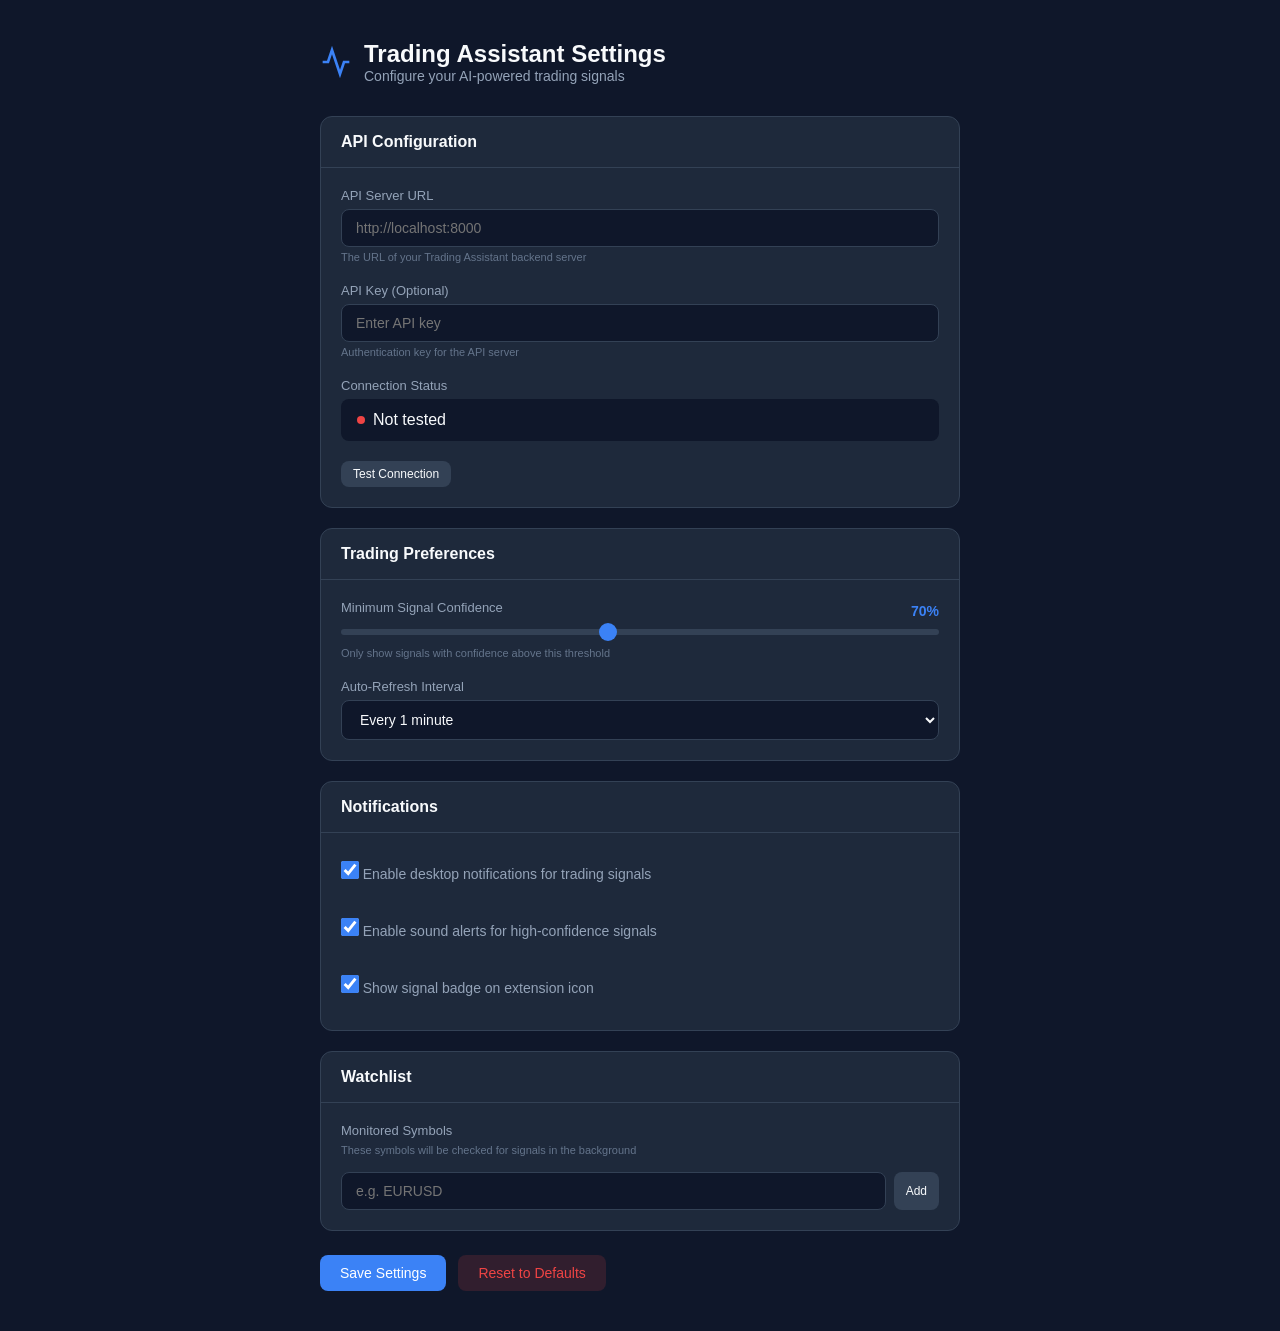
<file: chrome-extension/options.html>
<!DOCTYPE html>
<html lang="en">
<head>
  <meta charset="UTF-8">
  <meta name="viewport" content="width=device-width, initial-scale=1.0">
  <title>Trading Assistant - Settings</title>
  <style>
    :root {
      --primary: #3b82f6;
      --primary-dark: #2563eb;
      --success: #10b981;
      --danger: #ef4444;
      --warning: #f59e0b;
      --bg-primary: #0f172a;
      --bg-secondary: #1e293b;
      --bg-hover: #334155;
      --text-primary: #f8fafc;
      --text-secondary: #94a3b8;
      --text-muted: #64748b;
      --border: #334155;
    }

    * { box-sizing: border-box; margin: 0; padding: 0; }

    body {
      font-family: 'Segoe UI', -apple-system, BlinkMacSystemFont, sans-serif;
      background: var(--bg-primary);
      color: var(--text-primary);
      min-height: 100vh;
      display: flex;
      justify-content: center;
      padding: 40px 20px;
    }

    .settings-container {
      width: 100%;
      max-width: 640px;
    }

    .settings-header {
      display: flex;
      align-items: center;
      gap: 12px;
      margin-bottom: 32px;
    }

    .settings-header svg {
      width: 32px;
      height: 32px;
      color: var(--primary);
    }

    .settings-header h1 {
      font-size: 24px;
      font-weight: 600;
    }

    .settings-header p {
      font-size: 14px;
      color: var(--text-secondary);
    }

    .card {
      background: var(--bg-secondary);
      border: 1px solid var(--border);
      border-radius: 12px;
      margin-bottom: 20px;
      overflow: hidden;
    }

    .card-header {
      padding: 16px 20px;
      border-bottom: 1px solid var(--border);
      font-size: 16px;
      font-weight: 600;
    }

    .card-body {
      padding: 20px;
    }

    .form-group {
      margin-bottom: 20px;
    }

    .form-group:last-child {
      margin-bottom: 0;
    }

    .form-group label {
      display: block;
      font-size: 13px;
      font-weight: 500;
      color: var(--text-secondary);
      margin-bottom: 6px;
    }

    .form-group .hint {
      font-size: 11px;
      color: var(--text-muted);
      margin-top: 4px;
    }

    input[type="text"],
    input[type="password"],
    input[type="url"],
    input[type="number"],
    select {
      width: 100%;
      background: var(--bg-primary);
      border: 1px solid var(--border);
      border-radius: 8px;
      color: var(--text-primary);
      padding: 10px 14px;
      font-size: 14px;
      outline: none;
      transition: border-color 0.15s;
    }

    input:focus, select:focus {
      border-color: var(--primary);
    }

    input[type="range"] {
      width: 100%;
      margin: 8px 0;
      -webkit-appearance: none;
      height: 6px;
      background: var(--bg-hover);
      border-radius: 3px;
      outline: none;
    }

    input[type="range"]::-webkit-slider-thumb {
      -webkit-appearance: none;
      width: 18px;
      height: 18px;
      border-radius: 50%;
      background: var(--primary);
      cursor: pointer;
    }

    .range-display {
      display: flex;
      justify-content: space-between;
      align-items: center;
    }

    .range-value {
      font-size: 14px;
      font-weight: 600;
      color: var(--primary);
    }

    .checkbox-group {
      display: flex;
      align-items: center;
      gap: 10px;
      cursor: pointer;
      padding: 8px 0;
    }

    .checkbox-group input[type="checkbox"] {
      width: 18px;
      height: 18px;
      accent-color: var(--primary);
      cursor: pointer;
    }

    .checkbox-group span {
      font-size: 14px;
    }

    .watchlist-container {
      display: flex;
      flex-wrap: wrap;
      gap: 8px;
      margin-top: 8px;
    }

    .watchlist-tag {
      display: flex;
      align-items: center;
      gap: 6px;
      background: var(--bg-primary);
      border: 1px solid var(--border);
      border-radius: 6px;
      padding: 6px 10px;
      font-size: 12px;
      font-weight: 500;
    }

    .watchlist-tag .remove-btn {
      background: none;
      border: none;
      color: var(--text-muted);
      cursor: pointer;
      font-size: 14px;
      padding: 0;
      line-height: 1;
    }

    .watchlist-tag .remove-btn:hover {
      color: var(--danger);
    }

    .add-symbol-row {
      display: flex;
      gap: 8px;
      margin-top: 8px;
    }

    .add-symbol-row input {
      flex: 1;
    }

    .btn {
      display: inline-flex;
      align-items: center;
      gap: 8px;
      padding: 10px 20px;
      border-radius: 8px;
      font-size: 14px;
      font-weight: 500;
      cursor: pointer;
      border: none;
      transition: all 0.15s;
    }

    .btn-primary {
      background: var(--primary);
      color: white;
    }

    .btn-primary:hover {
      background: var(--primary-dark);
    }

    .btn-secondary {
      background: var(--bg-hover);
      color: var(--text-primary);
    }

    .btn-secondary:hover {
      background: var(--border);
    }

    .btn-danger {
      background: rgba(239, 68, 68, 0.15);
      color: var(--danger);
    }

    .btn-danger:hover {
      background: rgba(239, 68, 68, 0.25);
    }

    .btn-sm {
      padding: 6px 12px;
      font-size: 12px;
    }

    .actions-row {
      display: flex;
      gap: 12px;
      margin-top: 24px;
    }

    .toast {
      position: fixed;
      bottom: 24px;
      right: 24px;
      background: var(--bg-secondary);
      border: 1px solid var(--border);
      border-radius: 8px;
      padding: 12px 20px;
      font-size: 14px;
      display: flex;
      align-items: center;
      gap: 10px;
      transform: translateY(100px);
      opacity: 0;
      transition: all 0.3s;
      z-index: 100;
    }

    .toast.visible {
      transform: translateY(0);
      opacity: 1;
    }

    .toast.success { border-left: 3px solid var(--success); }
    .toast.error { border-left: 3px solid var(--danger); }

    .status-indicator {
      display: flex;
      align-items: center;
      gap: 8px;
      padding: 12px 16px;
      background: var(--bg-primary);
      border-radius: 8px;
    }

    .status-indicator .dot {
      width: 8px;
      height: 8px;
      border-radius: 50%;
    }

    .status-indicator .dot.online { background: var(--success); }
    .status-indicator .dot.offline { background: var(--danger); }
  </style>
</head>
<body>
  <div class="settings-container">
    <div class="settings-header">
      <svg viewBox="0 0 24 24" fill="none" stroke="currentColor" stroke-width="2">
        <polyline points="22 12 18 12 15 21 9 3 6 12 2 12"></polyline>
      </svg>
      <div>
        <h1>Trading Assistant Settings</h1>
        <p>Configure your AI-powered trading signals</p>
      </div>
    </div>

    <!-- API Configuration -->
    <div class="card">
      <div class="card-header">API Configuration</div>
      <div class="card-body">
        <div class="form-group">
          <label>API Server URL</label>
          <input type="url" id="apiUrl" placeholder="http://localhost:8000">
          <div class="hint">The URL of your Trading Assistant backend server</div>
        </div>
        <div class="form-group">
          <label>API Key (Optional)</label>
          <input type="password" id="apiKey" placeholder="Enter API key">
          <div class="hint">Authentication key for the API server</div>
        </div>
        <div class="form-group">
          <label>Connection Status</label>
          <div class="status-indicator" id="connectionStatus">
            <span class="dot offline" id="connDot"></span>
            <span id="connText">Not tested</span>
          </div>
        </div>
        <button class="btn btn-secondary btn-sm" id="testConnectionBtn">Test Connection</button>
      </div>
    </div>

    <!-- Trading Preferences -->
    <div class="card">
      <div class="card-header">Trading Preferences</div>
      <div class="card-body">
        <div class="form-group">
          <div class="range-display">
            <label>Minimum Signal Confidence</label>
            <span class="range-value" id="confidenceValue">70%</span>
          </div>
          <input type="range" id="minConfidence" min="50" max="95" step="5" value="70">
          <div class="hint">Only show signals with confidence above this threshold</div>
        </div>
        <div class="form-group">
          <label>Auto-Refresh Interval</label>
          <select id="autoRefresh">
            <option value="0">Disabled</option>
            <option value="1" selected>Every 1 minute</option>
            <option value="5">Every 5 minutes</option>
            <option value="15">Every 15 minutes</option>
            <option value="30">Every 30 minutes</option>
            <option value="60">Every 1 hour</option>
          </select>
        </div>
      </div>
    </div>

    <!-- Notifications -->
    <div class="card">
      <div class="card-header">Notifications</div>
      <div class="card-body">
        <div class="form-group">
          <label class="checkbox-group">
            <input type="checkbox" id="notificationsEnabled" checked>
            <span>Enable desktop notifications for trading signals</span>
          </label>
        </div>
        <div class="form-group">
          <label class="checkbox-group">
            <input type="checkbox" id="soundEnabled" checked>
            <span>Enable sound alerts for high-confidence signals</span>
          </label>
        </div>
        <div class="form-group">
          <label class="checkbox-group">
            <input type="checkbox" id="badgeEnabled" checked>
            <span>Show signal badge on extension icon</span>
          </label>
        </div>
      </div>
    </div>

    <!-- Watchlist -->
    <div class="card">
      <div class="card-header">Watchlist</div>
      <div class="card-body">
        <div class="form-group">
          <label>Monitored Symbols</label>
          <div class="hint">These symbols will be checked for signals in the background</div>
          <div class="watchlist-container" id="watchlistContainer">
            <!-- Tags will be rendered here -->
          </div>
          <div class="add-symbol-row">
            <input type="text" id="addSymbolInput" placeholder="e.g. EURUSD" maxlength="10">
            <button class="btn btn-secondary btn-sm" id="addSymbolBtn">Add</button>
          </div>
        </div>
      </div>
    </div>

    <!-- Actions -->
    <div class="actions-row">
      <button class="btn btn-primary" id="saveBtn">Save Settings</button>
      <button class="btn btn-danger" id="resetBtn">Reset to Defaults</button>
    </div>
  </div>

  <!-- Toast -->
  <div class="toast" id="toast"></div>

  <script src="options.js"></script>
</body>
</html>
</file>
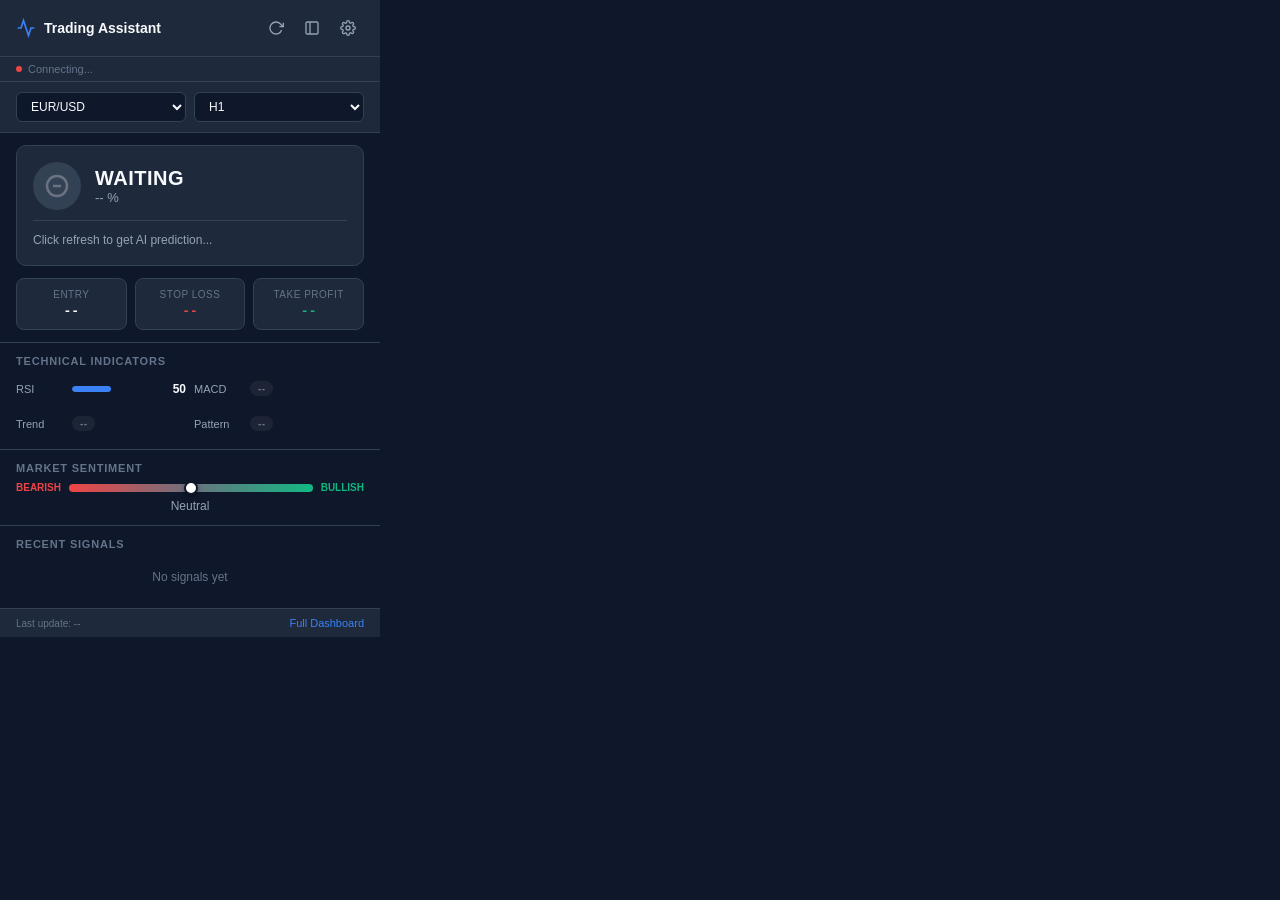
<file: chrome-extension/popup.html>
<!DOCTYPE html>
<html lang="en">
<head>
  <meta charset="UTF-8">
  <meta name="viewport" content="width=device-width, initial-scale=1.0">
  <title>Trading Assistant</title>
  <link rel="stylesheet" href="popup.css">
</head>
<body>
  <div class="popup-container">
    <!-- Header -->
    <header class="popup-header">
      <div class="logo">
        <svg class="logo-icon" viewBox="0 0 24 24" fill="none" stroke="currentColor" stroke-width="2">
          <polyline points="22 12 18 12 15 21 9 3 6 12 2 12"></polyline>
        </svg>
        <span>Trading Assistant</span>
      </div>
      <div class="header-actions">
        <button class="icon-btn" id="refreshBtn" title="Refresh">
          <svg viewBox="0 0 24 24" fill="none" stroke="currentColor" stroke-width="2">
            <polyline points="23 4 23 10 17 10"></polyline>
            <path d="M20.49 15a9 9 0 1 1-2.12-9.36L23 10"></path>
          </svg>
        </button>
        <button class="icon-btn" id="openDashboard" title="Open Dashboard">
          <svg viewBox="0 0 24 24" fill="none" stroke="currentColor" stroke-width="2">
            <rect x="3" y="3" width="18" height="18" rx="2" ry="2"></rect>
            <line x1="9" y1="3" x2="9" y2="21"></line>
          </svg>
        </button>
        <button class="icon-btn" id="openSettings" title="Settings">
          <svg viewBox="0 0 24 24" fill="none" stroke="currentColor" stroke-width="2">
            <circle cx="12" cy="12" r="3"></circle>
            <path d="M19.4 15a1.65 1.65 0 0 0 .33 1.82l.06.06a2 2 0 0 1 0 2.83 2 2 0 0 1-2.83 0l-.06-.06a1.65 1.65 0 0 0-1.82-.33 1.65 1.65 0 0 0-1 1.51V21a2 2 0 0 1-2 2 2 2 0 0 1-2-2v-.09A1.65 1.65 0 0 0 9 19.4a1.65 1.65 0 0 0-1.82.33l-.06.06a2 2 0 0 1-2.83 0 2 2 0 0 1 0-2.83l.06-.06A1.65 1.65 0 0 0 4.68 15a1.65 1.65 0 0 0-1.51-1H3a2 2 0 0 1-2-2 2 2 0 0 1 2-2h.09A1.65 1.65 0 0 0 4.6 9a1.65 1.65 0 0 0-.33-1.82l-.06-.06a2 2 0 0 1 0-2.83 2 2 0 0 1 2.83 0l.06.06A1.65 1.65 0 0 0 9 4.68a1.65 1.65 0 0 0 1-1.51V3a2 2 0 0 1 2-2 2 2 0 0 1 2 2v.09a1.65 1.65 0 0 0 1 1.51 1.65 1.65 0 0 0 1.82-.33l.06-.06a2 2 0 0 1 2.83 0 2 2 0 0 1 0 2.83l-.06.06a1.65 1.65 0 0 0-.33 1.82V9a1.65 1.65 0 0 0 1.51 1H21a2 2 0 0 1 2 2 2 2 0 0 1-2 2h-.09a1.65 1.65 0 0 0-1.51 1z"></path>
          </svg>
        </button>
      </div>
    </header>

    <!-- Connection Status -->
    <div class="status-bar" id="statusBar">
      <span class="status-dot" id="statusDot"></span>
      <span id="statusText">Connecting...</span>
    </div>

    <!-- Symbol Selector -->
    <div class="symbol-bar">
      <select id="symbolSelect">
        <optgroup label="Forex">
          <option value="EURUSD" selected>EUR/USD</option>
          <option value="GBPUSD">GBP/USD</option>
          <option value="USDJPY">USD/JPY</option>
          <option value="USDCHF">USD/CHF</option>
          <option value="AUDUSD">AUD/USD</option>
          <option value="USDCAD">USD/CAD</option>
          <option value="NZDUSD">NZD/USD</option>
        </optgroup>
        <optgroup label="Crypto">
          <option value="BTCUSD">BTC/USD</option>
          <option value="ETHUSD">ETH/USD</option>
        </optgroup>
        <optgroup label="Commodities">
          <option value="XAUUSD">XAU/USD</option>
          <option value="XAGUSD">XAG/USD</option>
        </optgroup>
        <optgroup label="Indices">
          <option value="US30">US30</option>
          <option value="US500">US500</option>
          <option value="US100">US100</option>
        </optgroup>
      </select>
      <select id="timeframeSelect">
        <option value="M5">M5</option>
        <option value="M15">M15</option>
        <option value="M30">M30</option>
        <option value="H1" selected>H1</option>
        <option value="H4">H4</option>
        <option value="D1">D1</option>
      </select>
    </div>

    <!-- Main Signal Card -->
    <div class="signal-card" id="signalCard">
      <div class="signal-main">
        <div class="signal-icon" id="signalIcon">
          <svg viewBox="0 0 24 24" fill="none" stroke="currentColor" stroke-width="2.5">
            <circle cx="12" cy="12" r="10"></circle>
            <line x1="8" y1="12" x2="16" y2="12"></line>
          </svg>
        </div>
        <div class="signal-info">
          <span class="signal-direction" id="signalDirection">WAITING</span>
          <span class="signal-confidence" id="signalConfidence">-- %</span>
        </div>
      </div>
      <div class="signal-reason" id="signalReason">Click refresh to get AI prediction...</div>
    </div>

    <!-- Price Targets -->
    <div class="targets-grid">
      <div class="target-item">
        <span class="target-label">Entry</span>
        <span class="target-value" id="entryPrice">--</span>
      </div>
      <div class="target-item sl">
        <span class="target-label">Stop Loss</span>
        <span class="target-value" id="slPrice">--</span>
      </div>
      <div class="target-item tp">
        <span class="target-label">Take Profit</span>
        <span class="target-value" id="tpPrice">--</span>
      </div>
    </div>

    <!-- Indicators Row -->
    <div class="indicators-section">
      <h3 class="section-title">Technical Indicators</h3>
      <div class="indicators-grid">
        <div class="indicator">
          <span class="ind-label">RSI</span>
          <div class="ind-bar-wrap">
            <div class="ind-bar" id="rsiBar" style="width:50%"></div>
          </div>
          <span class="ind-value" id="rsiValue">50</span>
        </div>
        <div class="indicator">
          <span class="ind-label">MACD</span>
          <span class="ind-badge neutral" id="macdBadge">--</span>
        </div>
        <div class="indicator">
          <span class="ind-label">Trend</span>
          <span class="ind-badge neutral" id="trendBadge">--</span>
        </div>
        <div class="indicator">
          <span class="ind-label">Pattern</span>
          <span class="ind-badge neutral" id="patternBadge">--</span>
        </div>
      </div>
    </div>

    <!-- Sentiment -->
    <div class="sentiment-section">
      <h3 class="section-title">Market Sentiment</h3>
      <div class="sentiment-bar-container">
        <span class="sent-label bearish">Bearish</span>
        <div class="sentiment-track">
          <div class="sentiment-pointer" id="sentimentPointer" style="left:50%"></div>
        </div>
        <span class="sent-label bullish">Bullish</span>
      </div>
      <div class="sentiment-text" id="sentimentText">Neutral</div>
    </div>

    <!-- Recent Signals -->
    <div class="recent-section">
      <h3 class="section-title">Recent Signals</h3>
      <div class="recent-list" id="recentSignals">
        <div class="recent-empty">No signals yet</div>
      </div>
    </div>

    <!-- Footer -->
    <footer class="popup-footer">
      <span class="footer-time" id="lastUpdate">Last update: --</span>
      <a href="#" id="footerDashboard" class="footer-link">Full Dashboard</a>
    </footer>
  </div>
  <script src="popup.js"></script>
</body>
</html>
</file>
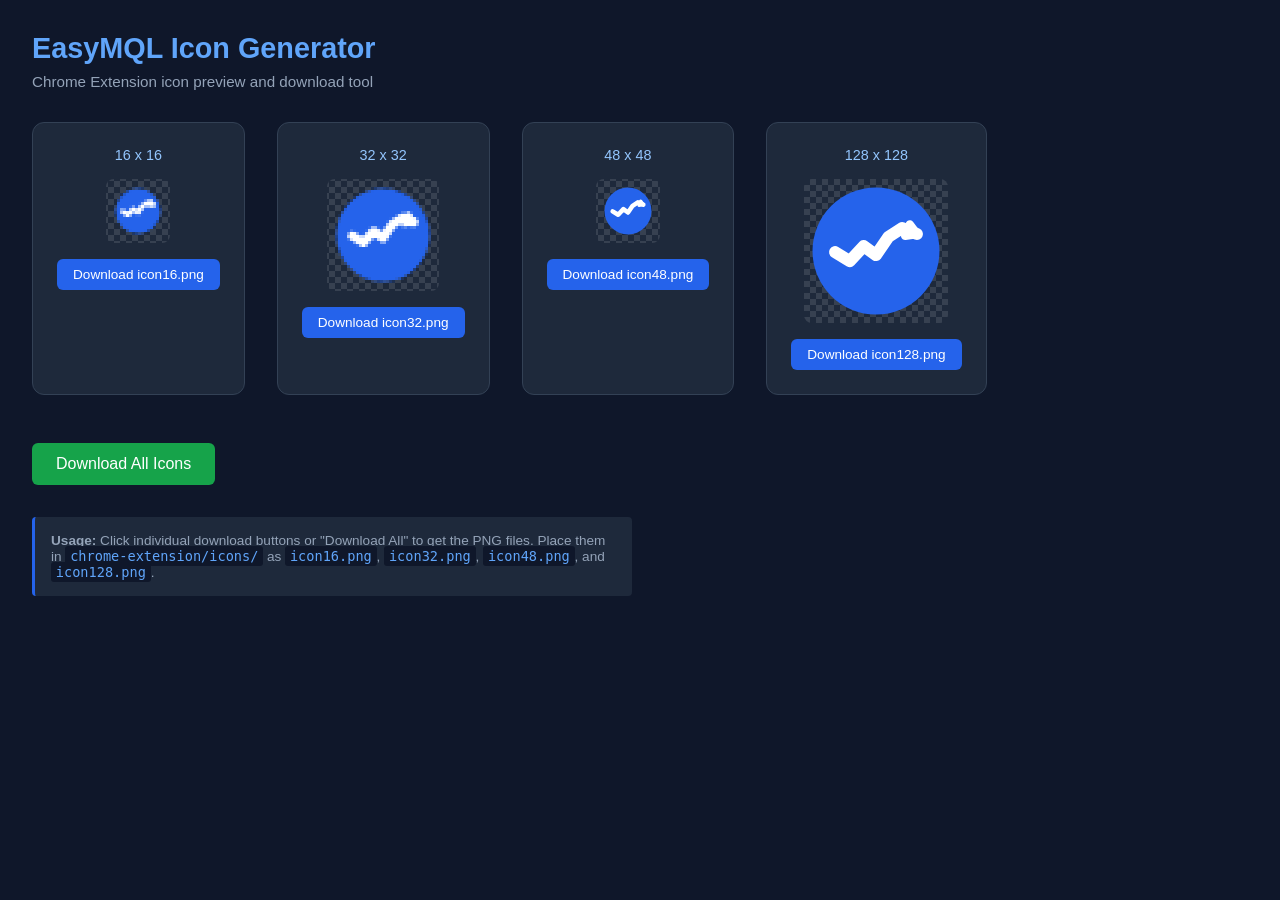
<file: chrome-extension/icons/icon-generator.html>
<!DOCTYPE html>
<html lang="en">
<head>
    <meta charset="UTF-8">
    <meta name="viewport" content="width=device-width, initial-scale=1.0">
    <title>EasyMQL Icon Generator</title>
    <style>
        * { margin: 0; padding: 0; box-sizing: border-box; }
        body {
            font-family: -apple-system, BlinkMacSystemFont, 'Segoe UI', Roboto, sans-serif;
            background: #0f172a;
            color: #e2e8f0;
            padding: 2rem;
            min-height: 100vh;
        }
        h1 {
            font-size: 1.8rem;
            margin-bottom: 0.5rem;
            color: #60a5fa;
        }
        .subtitle {
            color: #94a3b8;
            margin-bottom: 2rem;
            font-size: 0.95rem;
        }
        .icons-grid {
            display: flex;
            flex-wrap: wrap;
            gap: 2rem;
            margin-bottom: 2rem;
        }
        .icon-card {
            background: #1e293b;
            border: 1px solid #334155;
            border-radius: 12px;
            padding: 1.5rem;
            display: flex;
            flex-direction: column;
            align-items: center;
            gap: 1rem;
        }
        .icon-card h3 {
            color: #93c5fd;
            font-size: 0.9rem;
            font-weight: 500;
        }
        .canvas-wrapper {
            background: repeating-conic-gradient(#374151 0% 25%, #1e293b 0% 50%) 50% / 12px 12px;
            border-radius: 8px;
            padding: 8px;
            display: flex;
            align-items: center;
            justify-content: center;
        }
        canvas {
            display: block;
            image-rendering: pixelated;
        }
        .preview-large canvas {
            image-rendering: auto;
        }
        .btn {
            background: #2563eb;
            color: white;
            border: none;
            padding: 0.5rem 1rem;
            border-radius: 6px;
            cursor: pointer;
            font-size: 0.85rem;
            font-weight: 500;
            transition: background 0.2s;
        }
        .btn:hover { background: #1d4ed8; }
        .btn-all {
            background: #16a34a;
            padding: 0.75rem 1.5rem;
            font-size: 1rem;
            margin-top: 1rem;
        }
        .btn-all:hover { background: #15803d; }
        .info {
            margin-top: 2rem;
            padding: 1rem;
            background: #1e293b;
            border-left: 3px solid #2563eb;
            border-radius: 4px;
            font-size: 0.85rem;
            color: #94a3b8;
            max-width: 600px;
        }
        .info code {
            color: #60a5fa;
            background: #0f172a;
            padding: 0.1rem 0.3rem;
            border-radius: 3px;
        }
    </style>
</head>
<body>
    <h1>EasyMQL Icon Generator</h1>
    <p class="subtitle">Chrome Extension icon preview and download tool</p>

    <div class="icons-grid" id="iconsGrid"></div>

    <button class="btn btn-all" onclick="downloadAll()">Download All Icons</button>

    <div class="info">
        <p><strong>Usage:</strong> Click individual download buttons or "Download All" to get
        the PNG files. Place them in <code>chrome-extension/icons/</code> as
        <code>icon16.png</code>, <code>icon32.png</code>, <code>icon48.png</code>,
        and <code>icon128.png</code>.</p>
    </div>

    <script>
    const SIZES = [16, 32, 48, 128];
    const BG_COLOR = '#2563eb';
    const LINE_COLOR = '#ffffff';

    // Normalized chart points (x: 0-1, y: 0-1 where 0=top)
    const CHART_POINTS = [
        [0.00, 0.55],
        [0.18, 0.70],
        [0.35, 0.45],
        [0.50, 0.60],
        [0.65, 0.30],
        [0.82, 0.15],
        [1.00, 0.25],
    ];

    function drawIcon(canvas, size) {
        canvas.width = size;
        canvas.height = size;
        const ctx = canvas.getContext('2d');

        // Clear
        ctx.clearRect(0, 0, size, size);

        // Blue circle background
        const cx = size / 2;
        const cy = size / 2;
        const radius = size / 2 - 0.5;

        ctx.beginPath();
        ctx.arc(cx, cy, radius, 0, Math.PI * 2);
        ctx.fillStyle = BG_COLOR;
        ctx.fill();

        // Chart polyline
        const margin = 0.18;
        const chartLeft = margin * size;
        const chartRight = (1 - margin) * size;
        const chartTop = 0.25 * size;
        const chartBottom = 0.72 * size;
        const cw = chartRight - chartLeft;
        const ch = chartBottom - chartTop;

        const points = CHART_POINTS.map(([nx, ny]) => [
            chartLeft + nx * cw,
            chartTop + ny * ch,
        ]);

        const lineWidth = Math.max(1.2, (size / 16) * 1.5);

        ctx.beginPath();
        ctx.moveTo(points[0][0], points[0][1]);
        for (let i = 1; i < points.length; i++) {
            ctx.lineTo(points[i][0], points[i][1]);
        }
        ctx.strokeStyle = LINE_COLOR;
        ctx.lineWidth = lineWidth;
        ctx.lineCap = 'round';
        ctx.lineJoin = 'round';
        ctx.stroke();

        // Arrowhead at the end
        const last = points[points.length - 2];
        const end = points[points.length - 1];
        const dx = end[0] - last[0];
        const dy = end[1] - last[1];
        const segLen = Math.sqrt(dx * dx + dy * dy);
        if (segLen > 0) {
            const ndx = dx / segLen;
            const ndy = dy / segLen;
            const arrowLen = size * 0.08;
            const pxN = -ndy;
            const pyN = ndx;

            const baseX = end[0] - ndx * arrowLen;
            const baseY = end[1] - ndy * arrowLen;
            const wing1 = [baseX + pxN * arrowLen * 0.6, baseY + pyN * arrowLen * 0.6];
            const wing2 = [baseX - pxN * arrowLen * 0.6, baseY - pyN * arrowLen * 0.6];

            ctx.beginPath();
            ctx.moveTo(end[0], end[1]);
            ctx.lineTo(wing1[0], wing1[1]);
            ctx.moveTo(end[0], end[1]);
            ctx.lineTo(wing2[0], wing2[1]);
            ctx.lineWidth = Math.max(1.0, lineWidth * 0.7);
            ctx.lineCap = 'round';
            ctx.strokeStyle = LINE_COLOR;
            ctx.stroke();
        }
    }

    function downloadCanvas(canvas, filename) {
        const link = document.createElement('a');
        link.download = filename;
        link.href = canvas.toDataURL('image/png');
        link.click();
    }

    function downloadAll() {
        SIZES.forEach(size => {
            const canvas = document.getElementById(`canvas-${size}`);
            if (canvas) {
                setTimeout(() => downloadCanvas(canvas, `icon${size}.png`), size * 2);
            }
        });
    }

    // Build UI
    const grid = document.getElementById('iconsGrid');
    SIZES.forEach(size => {
        const card = document.createElement('div');
        card.className = 'icon-card';

        const title = document.createElement('h3');
        title.textContent = `${size} x ${size}`;

        const wrapper = document.createElement('div');
        wrapper.className = 'canvas-wrapper' + (size >= 48 ? ' preview-large' : '');

        const canvas = document.createElement('canvas');
        canvas.id = `canvas-${size}`;
        // Display size: show small icons scaled up for visibility
        const displaySize = size < 48 ? size * 3 : size;
        canvas.style.width = displaySize + 'px';
        canvas.style.height = displaySize + 'px';

        wrapper.appendChild(canvas);

        const btn = document.createElement('button');
        btn.className = 'btn';
        btn.textContent = `Download icon${size}.png`;
        btn.onclick = () => downloadCanvas(canvas, `icon${size}.png`);

        card.appendChild(title);
        card.appendChild(wrapper);
        card.appendChild(btn);
        grid.appendChild(card);

        drawIcon(canvas, size);
    });
    </script>
</body>
</html>
</file>
<file: chrome-extension/popup.css>
/* Trading Assistant Chrome Extension - Popup Styles */

:root {
  --primary: #3b82f6;
  --primary-dark: #2563eb;
  --success: #10b981;
  --danger: #ef4444;
  --warning: #f59e0b;
  --bullish: #10b981;
  --bearish: #ef4444;
  --neutral: #6b7280;
  --bg-primary: #0f172a;
  --bg-secondary: #1e293b;
  --bg-card: #1e293b;
  --bg-hover: #334155;
  --text-primary: #f8fafc;
  --text-secondary: #94a3b8;
  --text-muted: #64748b;
  --border: #334155;
}

* {
  box-sizing: border-box;
  margin: 0;
  padding: 0;
}

body {
  font-family: 'Segoe UI', -apple-system, BlinkMacSystemFont, sans-serif;
  background: var(--bg-primary);
  color: var(--text-primary);
  width: 380px;
  min-height: 500px;
  overflow-x: hidden;
}

.popup-container {
  display: flex;
  flex-direction: column;
  min-height: 100%;
}

/* Header */
.popup-header {
  display: flex;
  align-items: center;
  justify-content: space-between;
  padding: 12px 16px;
  background: var(--bg-secondary);
  border-bottom: 1px solid var(--border);
}

.logo {
  display: flex;
  align-items: center;
  gap: 8px;
  font-weight: 600;
  font-size: 14px;
}

.logo-icon {
  width: 20px;
  height: 20px;
  color: var(--primary);
}

.header-actions {
  display: flex;
  gap: 4px;
}

.icon-btn {
  width: 32px;
  height: 32px;
  border: none;
  background: transparent;
  color: var(--text-secondary);
  cursor: pointer;
  border-radius: 6px;
  display: flex;
  align-items: center;
  justify-content: center;
  transition: all 0.15s;
}

.icon-btn:hover {
  background: var(--bg-hover);
  color: var(--text-primary);
}

.icon-btn svg {
  width: 16px;
  height: 16px;
}

.icon-btn.spinning svg {
  animation: spin 1s linear infinite;
}

@keyframes spin {
  to { transform: rotate(360deg); }
}

/* Status Bar */
.status-bar {
  display: flex;
  align-items: center;
  gap: 6px;
  padding: 6px 16px;
  font-size: 11px;
  color: var(--text-muted);
  background: var(--bg-secondary);
  border-bottom: 1px solid var(--border);
}

.status-dot {
  width: 6px;
  height: 6px;
  border-radius: 50%;
  background: var(--danger);
  flex-shrink: 0;
}

.status-dot.online {
  background: var(--success);
}

.status-dot.connecting {
  background: var(--warning);
  animation: pulse 1.5s infinite;
}

@keyframes pulse {
  0%, 100% { opacity: 1; }
  50% { opacity: 0.4; }
}

/* Symbol Bar */
.symbol-bar {
  display: flex;
  gap: 8px;
  padding: 10px 16px;
  background: var(--bg-secondary);
  border-bottom: 1px solid var(--border);
}

.symbol-bar select {
  flex: 1;
  background: var(--bg-primary);
  border: 1px solid var(--border);
  border-radius: 6px;
  color: var(--text-primary);
  padding: 6px 10px;
  font-size: 12px;
  cursor: pointer;
  outline: none;
}

.symbol-bar select:focus {
  border-color: var(--primary);
}

/* Signal Card */
.signal-card {
  margin: 12px 16px;
  background: var(--bg-secondary);
  border: 1px solid var(--border);
  border-radius: 10px;
  padding: 16px;
  transition: border-color 0.3s;
}

.signal-card.buy {
  border-color: var(--bullish);
}

.signal-card.sell {
  border-color: var(--bearish);
}

.signal-main {
  display: flex;
  align-items: center;
  gap: 14px;
  margin-bottom: 10px;
}

.signal-icon {
  width: 48px;
  height: 48px;
  border-radius: 50%;
  background: var(--bg-hover);
  display: flex;
  align-items: center;
  justify-content: center;
  flex-shrink: 0;
}

.signal-icon svg {
  width: 24px;
  height: 24px;
  color: var(--neutral);
}

.signal-card.buy .signal-icon {
  background: rgba(16, 185, 129, 0.15);
}

.signal-card.buy .signal-icon svg {
  color: var(--bullish);
}

.signal-card.sell .signal-icon {
  background: rgba(239, 68, 68, 0.15);
}

.signal-card.sell .signal-icon svg {
  color: var(--bearish);
}

.signal-info {
  display: flex;
  flex-direction: column;
}

.signal-direction {
  font-size: 20px;
  font-weight: 700;
  letter-spacing: 0.5px;
}

.signal-card.buy .signal-direction { color: var(--bullish); }
.signal-card.sell .signal-direction { color: var(--bearish); }

.signal-confidence {
  font-size: 13px;
  color: var(--text-secondary);
}

.signal-reason {
  font-size: 12px;
  color: var(--text-secondary);
  line-height: 1.5;
  padding-top: 10px;
  border-top: 1px solid var(--border);
}

/* Targets Grid */
.targets-grid {
  display: grid;
  grid-template-columns: 1fr 1fr 1fr;
  gap: 8px;
  padding: 0 16px;
  margin-bottom: 12px;
}

.target-item {
  background: var(--bg-secondary);
  border: 1px solid var(--border);
  border-radius: 8px;
  padding: 10px;
  text-align: center;
}

.target-label {
  display: block;
  font-size: 10px;
  color: var(--text-muted);
  text-transform: uppercase;
  letter-spacing: 0.5px;
  margin-bottom: 4px;
}

.target-value {
  display: block;
  font-size: 13px;
  font-weight: 600;
  font-family: 'Courier New', monospace;
}

.target-item.sl .target-value { color: var(--bearish); }
.target-item.tp .target-value { color: var(--bullish); }

/* Section Title */
.section-title {
  font-size: 11px;
  font-weight: 600;
  color: var(--text-muted);
  text-transform: uppercase;
  letter-spacing: 0.8px;
  margin-bottom: 8px;
}

/* Indicators */
.indicators-section {
  padding: 12px 16px;
  border-top: 1px solid var(--border);
}

.indicators-grid {
  display: grid;
  grid-template-columns: 1fr 1fr;
  gap: 8px;
}

.indicator {
  display: flex;
  align-items: center;
  gap: 8px;
  padding: 6px 0;
}

.ind-label {
  font-size: 11px;
  color: var(--text-secondary);
  width: 48px;
  flex-shrink: 0;
}

.ind-bar-wrap {
  flex: 1;
  height: 6px;
  background: var(--bg-primary);
  border-radius: 3px;
  overflow: hidden;
}

.ind-bar {
  height: 100%;
  border-radius: 3px;
  background: var(--primary);
  transition: width 0.5s ease, background-color 0.3s;
}

.ind-bar.oversold { background: var(--bullish); }
.ind-bar.overbought { background: var(--bearish); }
.ind-bar.normal { background: var(--primary); }

.ind-value {
  font-size: 12px;
  font-weight: 600;
  width: 28px;
  text-align: right;
}

.ind-badge {
  font-size: 10px;
  font-weight: 600;
  padding: 2px 8px;
  border-radius: 10px;
  text-transform: uppercase;
  letter-spacing: 0.3px;
}

.ind-badge.bullish {
  background: rgba(16, 185, 129, 0.15);
  color: var(--bullish);
}

.ind-badge.bearish {
  background: rgba(239, 68, 68, 0.15);
  color: var(--bearish);
}

.ind-badge.neutral {
  background: rgba(107, 114, 128, 0.15);
  color: var(--neutral);
}

/* Sentiment */
.sentiment-section {
  padding: 12px 16px;
  border-top: 1px solid var(--border);
}

.sentiment-bar-container {
  display: flex;
  align-items: center;
  gap: 8px;
  margin-bottom: 6px;
}

.sent-label {
  font-size: 10px;
  font-weight: 600;
  text-transform: uppercase;
}

.sent-label.bearish { color: var(--bearish); }
.sent-label.bullish { color: var(--bullish); }

.sentiment-track {
  flex: 1;
  height: 8px;
  border-radius: 4px;
  background: linear-gradient(to right, var(--bearish), var(--neutral), var(--bullish));
  position: relative;
}

.sentiment-pointer {
  position: absolute;
  top: -3px;
  width: 14px;
  height: 14px;
  border-radius: 50%;
  background: white;
  border: 2px solid var(--bg-primary);
  transform: translateX(-50%);
  transition: left 0.5s ease;
  box-shadow: 0 1px 4px rgba(0,0,0,0.4);
}

.sentiment-text {
  text-align: center;
  font-size: 12px;
  color: var(--text-secondary);
}

/* Recent Signals */
.recent-section {
  padding: 12px 16px;
  border-top: 1px solid var(--border);
  max-height: 140px;
  overflow-y: auto;
}

.recent-list {
  display: flex;
  flex-direction: column;
  gap: 6px;
}

.recent-empty {
  text-align: center;
  font-size: 12px;
  color: var(--text-muted);
  padding: 12px;
}

.recent-item {
  display: flex;
  align-items: center;
  justify-content: space-between;
  padding: 6px 10px;
  background: var(--bg-primary);
  border-radius: 6px;
  font-size: 11px;
}

.recent-item .ri-symbol {
  font-weight: 600;
  width: 60px;
}

.recent-item .ri-signal {
  font-weight: 600;
  padding: 1px 6px;
  border-radius: 4px;
  font-size: 10px;
  text-transform: uppercase;
}

.recent-item .ri-signal.buy {
  background: rgba(16, 185, 129, 0.15);
  color: var(--bullish);
}

.recent-item .ri-signal.sell {
  background: rgba(239, 68, 68, 0.15);
  color: var(--bearish);
}

.recent-item .ri-signal.hold {
  background: rgba(107, 114, 128, 0.15);
  color: var(--neutral);
}

.recent-item .ri-confidence {
  color: var(--text-secondary);
}

.recent-item .ri-time {
  color: var(--text-muted);
}

/* Footer */
.popup-footer {
  display: flex;
  align-items: center;
  justify-content: space-between;
  padding: 8px 16px;
  border-top: 1px solid var(--border);
  background: var(--bg-secondary);
  margin-top: auto;
}

.footer-time {
  font-size: 10px;
  color: var(--text-muted);
}

.footer-link {
  font-size: 11px;
  color: var(--primary);
  text-decoration: none;
  font-weight: 500;
}

.footer-link:hover {
  text-decoration: underline;
}

/* Scrollbar */
::-webkit-scrollbar {
  width: 4px;
}

::-webkit-scrollbar-track {
  background: transparent;
}

::-webkit-scrollbar-thumb {
  background: var(--border);
  border-radius: 2px;
}
</file>
